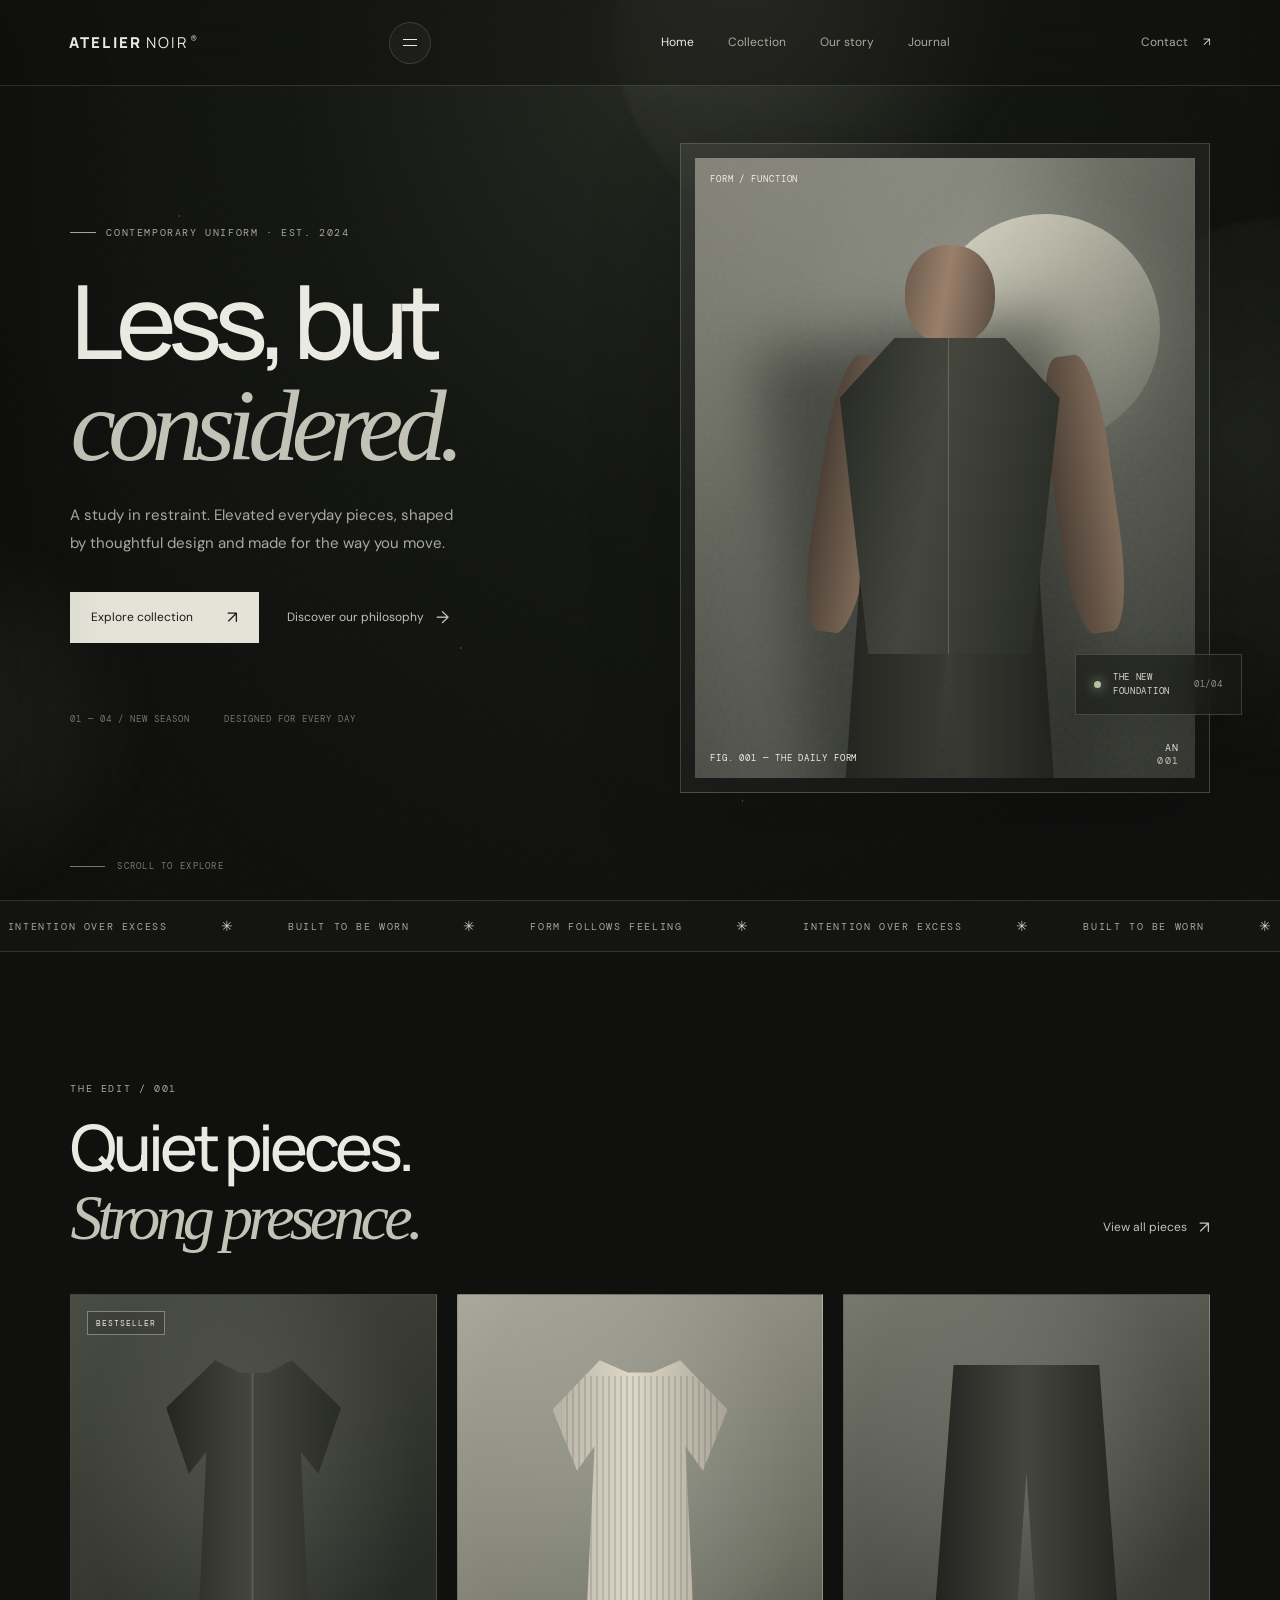
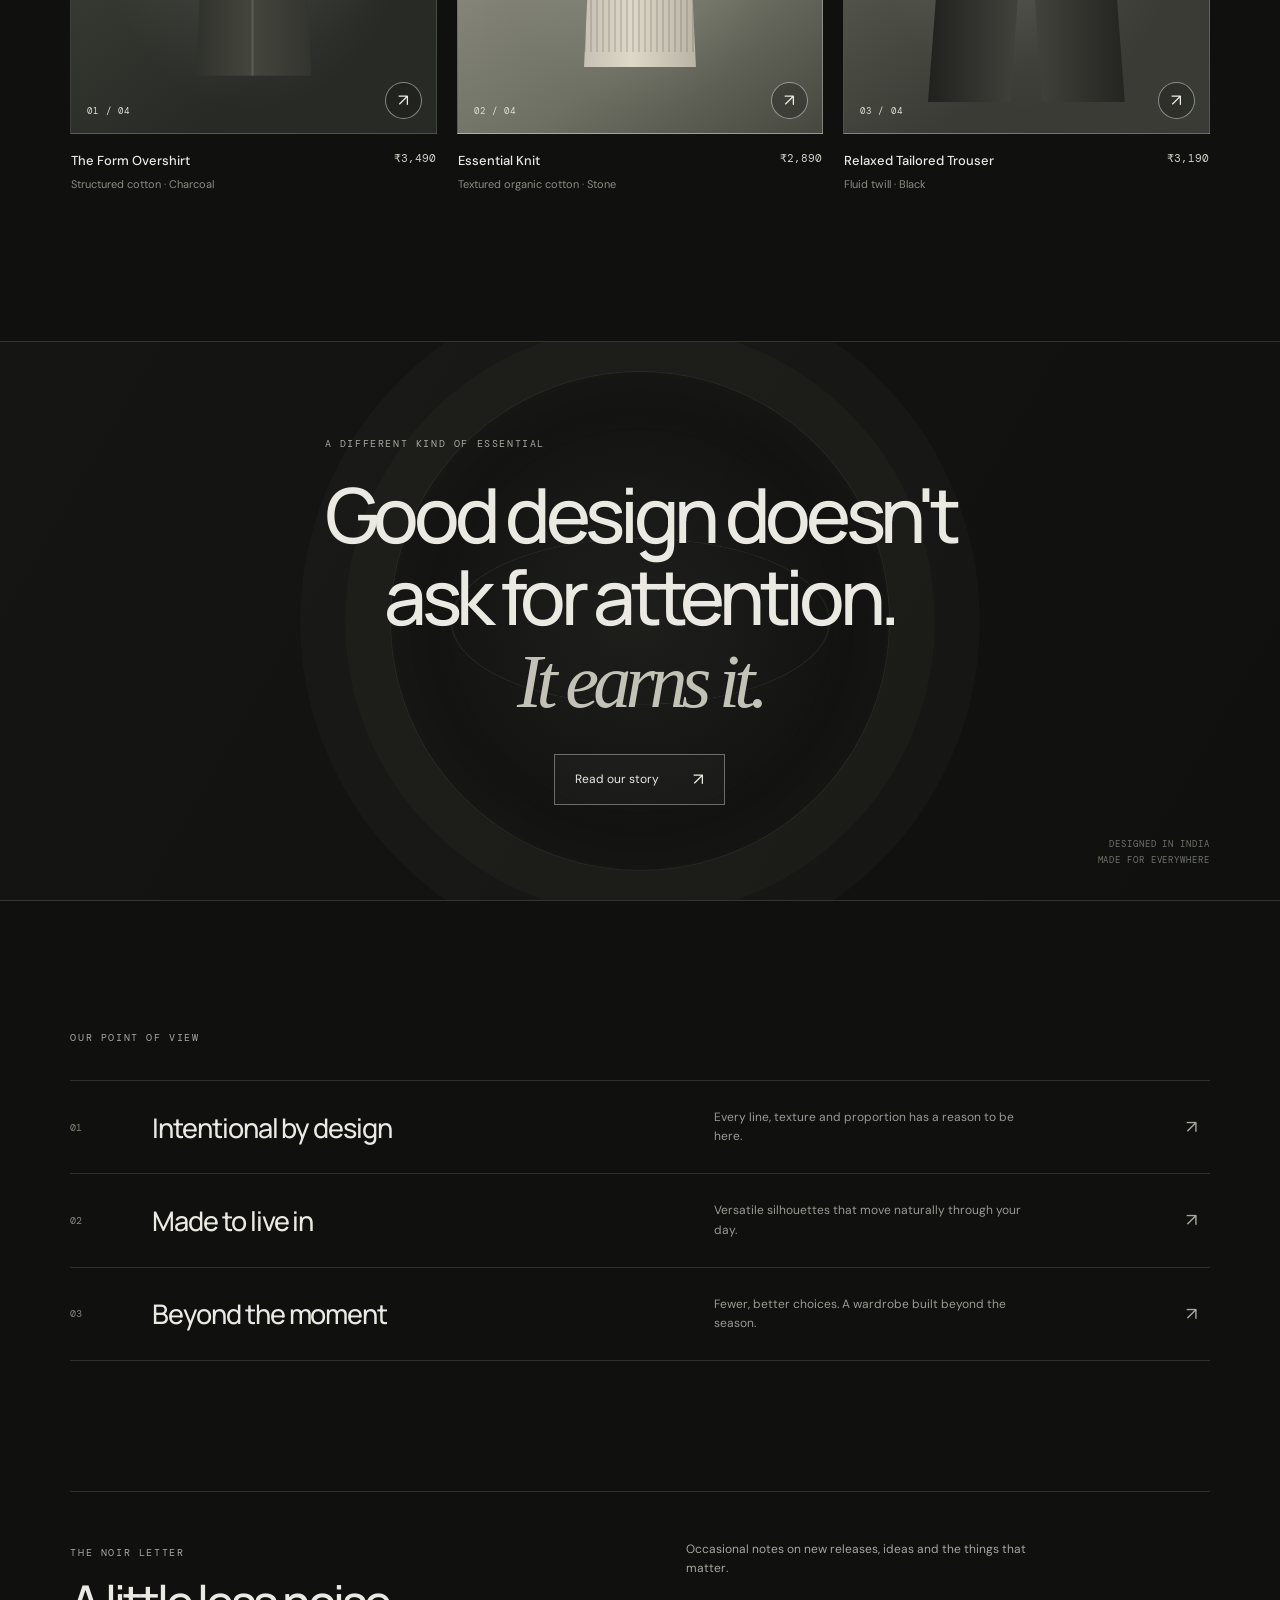
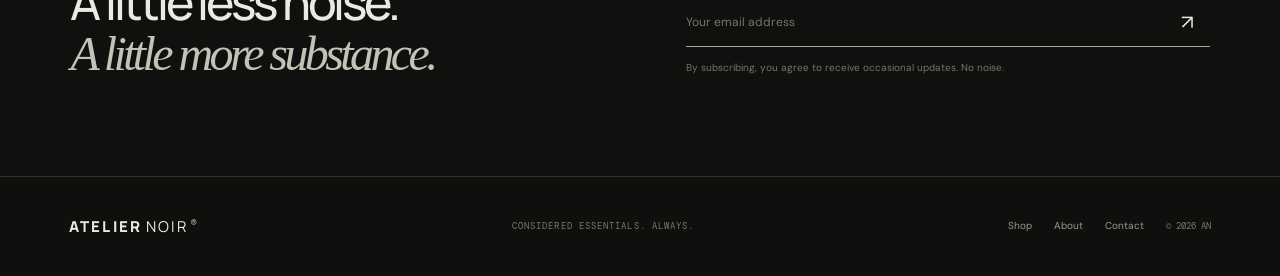
<file: index.html>
<!doctype html>
<html lang="en">
<head>
  <meta charset="utf-8"><meta name="viewport" content="width=device-width,initial-scale=1">
  <meta name="theme-color" content="#10110f"><meta name="description" content="ATELIER NOIR — considered essentials, designed to last.">
  <title>ATELIER NOIR — Considered Essentials</title><link rel="stylesheet" href="styles.css">
</head>
<body data-page="home">
  <div class="ambient" aria-hidden="true"><span class="orb orb-one"></span><span class="orb orb-two"></span><span class="orb orb-three"></span><div class="stars"></div></div>
  <header class="topbar"><a class="wordmark" href="index.html">ATELIER<span>NOIR</span><i>®</i></a><button class="menu-toggle" aria-label="Open navigation" aria-expanded="false"><span></span><span></span></button><nav class="desktop-nav"><a class="active" href="index.html">Home</a><a href="collection.html">Collection</a><a href="story.html">Our story</a><a href="journal.html">Journal</a></nav><a class="bag-link" href="contact.html">Contact <span>↗</span></a></header>
  <aside class="side-panel" aria-hidden="true"><div class="side-top"><span>MENU / 01</span><button class="close-menu" aria-label="Close navigation">×</button></div><nav class="side-nav"><a href="index.html"><small>01</small> Home <span>↗</span></a><a href="collection.html"><small>02</small> Collection <span>↗</span></a><a href="story.html"><small>03</small> Our story <span>↗</span></a><a href="journal.html"><small>04</small> Journal <span>↗</span></a><a href="contact.html"><small>05</small> Contact <span>↗</span></a></nav><div class="side-bottom"><span>DESIGNED WITH INTENTION.</span><span>© AN / 2026</span></div></aside><div class="scrim"></div>
  <main>
    <section class="hero section-wrap">
      <div class="hero-copy reveal"><div class="eyebrow"><span class="eyebrow-line"></span> CONTEMPORARY UNIFORM · EST. 2024</div><h1>Less, but<br><em>considered.</em></h1><p class="hero-intro">A study in restraint. Elevated everyday pieces, shaped by thoughtful design and made for the way you move.</p><div class="hero-actions"><a class="button button-light" href="collection.html">Explore collection <span>↗</span></a><a class="text-link" href="story.html">Discover our philosophy <span>→</span></a></div><div class="hero-meta"><span>01 — 04 / NEW SEASON</span><span>DESIGNED FOR EVERY DAY</span></div></div>
      <div class="hero-visual reveal"><div class="visual-frame"><div class="frame-label top-left">FORM / FUNCTION</div><div class="lookbook-art"><div class="sun-disc"></div><div class="model-shadow"></div><div class="model-head"></div><div class="model-neck"></div><div class="model-body"></div><div class="model-arm arm-left"></div><div class="model-arm arm-right"></div><div class="model-pants"></div><div class="art-grain"></div></div><div class="frame-label bottom-left">FIG. 001 — THE DAILY FORM</div><div class="frame-index">AN<br><span>001</span></div></div><div class="float-note"><span class="note-dot"></span><span>THE NEW<br>FOUNDATION</span><b>01/04</b></div></div>
      <div class="scroll-cue"><span></span> SCROLL TO EXPLORE</div>
    </section>
    <section class="ticker" aria-label="Brand principles"><div class="ticker-track"><span>INTENTION OVER EXCESS</span><i>✳</i><span>BUILT TO BE WORN</span><i>✳</i><span>FORM FOLLOWS FEELING</span><i>✳</i><span>INTENTION OVER EXCESS</span><i>✳</i><span>BUILT TO BE WORN</span><i>✳</i></div></section>
    <section class="featured section-wrap"><div class="section-heading reveal"><div><div class="eyebrow">THE EDIT / 001</div><h2>Quiet pieces.<br><em>Strong presence.</em></h2></div><a class="text-link" href="collection.html">View all pieces <span>↗</span></a></div>
      <div class="product-grid">
        <a class="product-card reveal" href="collection.html"><div class="product-art art-coat"><span class="product-tag">BESTSELLER</span><div class="garment coat"></div><span class="art-number">01 / 04</span><button class="quick-add" aria-label="View collection">↗</button></div><div class="product-info"><div><h3>The Form Overshirt</h3><p>Structured cotton · Charcoal</p></div><span>₹3,490</span></div></a>
        <a class="product-card reveal" href="collection.html"><div class="product-art art-knit"><div class="garment knit"></div><span class="art-number">02 / 04</span><button class="quick-add" aria-label="View collection">↗</button></div><div class="product-info"><div><h3>Essential Knit</h3><p>Textured organic cotton · Stone</p></div><span>₹2,890</span></div></a>
        <a class="product-card reveal" href="collection.html"><div class="product-art art-trouser"><div class="garment trouser"></div><span class="art-number">03 / 04</span><button class="quick-add" aria-label="View collection">↗</button></div><div class="product-info"><div><h3>Relaxed Tailored Trouser</h3><p>Fluid twill · Black</p></div><span>₹3,190</span></div></a>
      </div>
    </section>
    <section class="manifesto"><div class="manifesto-orb"></div><div class="manifesto-inner reveal"><div class="eyebrow">A DIFFERENT KIND OF ESSENTIAL</div><h2>Good design doesn't<br>ask for attention.<br><em>It earns it.</em></h2><a class="button button-outline" href="story.html">Read our story <span>↗</span></a></div><div class="manifesto-side">DESIGNED IN INDIA<br>MADE FOR EVERYWHERE</div></section>
    <section class="values section-wrap"><div class="eyebrow">OUR POINT OF VIEW</div><div class="value-row reveal"><span>01</span><h3>Intentional by design</h3><p>Every line, texture and proportion has a reason to be here.</p><span class="value-arrow">↗</span></div><div class="value-row reveal"><span>02</span><h3>Made to live in</h3><p>Versatile silhouettes that move naturally through your day.</p><span class="value-arrow">↗</span></div><div class="value-row reveal"><span>03</span><h3>Beyond the moment</h3><p>Fewer, better choices. A wardrobe built beyond the season.</p><span class="value-arrow">↗</span></div></section>
    <section class="newsletter section-wrap reveal"><div><div class="eyebrow">THE NOIR LETTER</div><h2>A little less noise.<br><em>A little more substance.</em></h2></div><form class="newsletter-form"><label for="email">Occasional notes on new releases, ideas and the things that matter.</label><div class="input-row"><input id="email" type="email" placeholder="Your email address" required><button type="submit" aria-label="Subscribe">↗</button></div><p class="form-note">By subscribing, you agree to receive occasional updates. No noise.</p><p class="form-feedback" role="status"></p></form></section>
  </main>
  <footer class="footer"><a class="wordmark" href="index.html">ATELIER<span>NOIR</span><i>®</i></a><span>CONSIDERED ESSENTIALS. ALWAYS.</span><div><a href="collection.html">Shop</a><a href="story.html">About</a><a href="contact.html">Contact</a><span>© 2026 AN</span></div></footer><script src="script.js"></script>
</body></html>
</file>
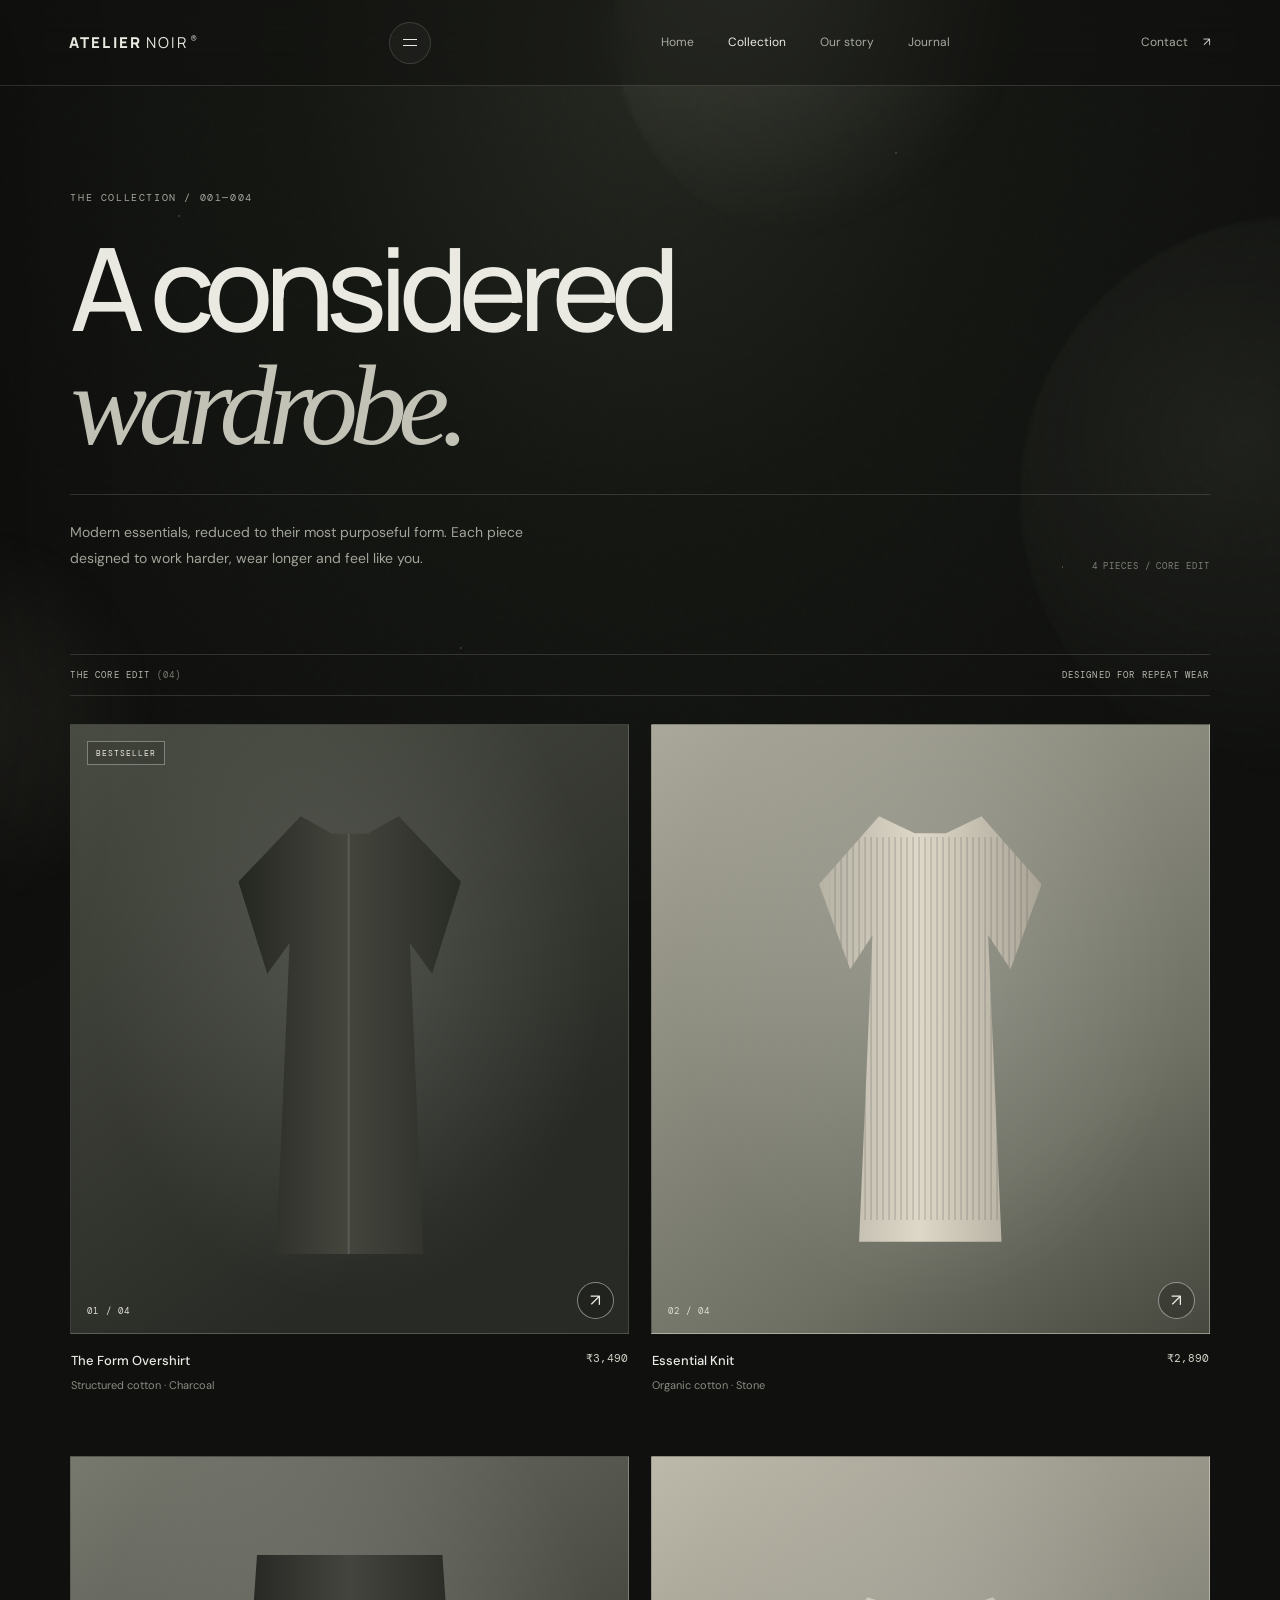
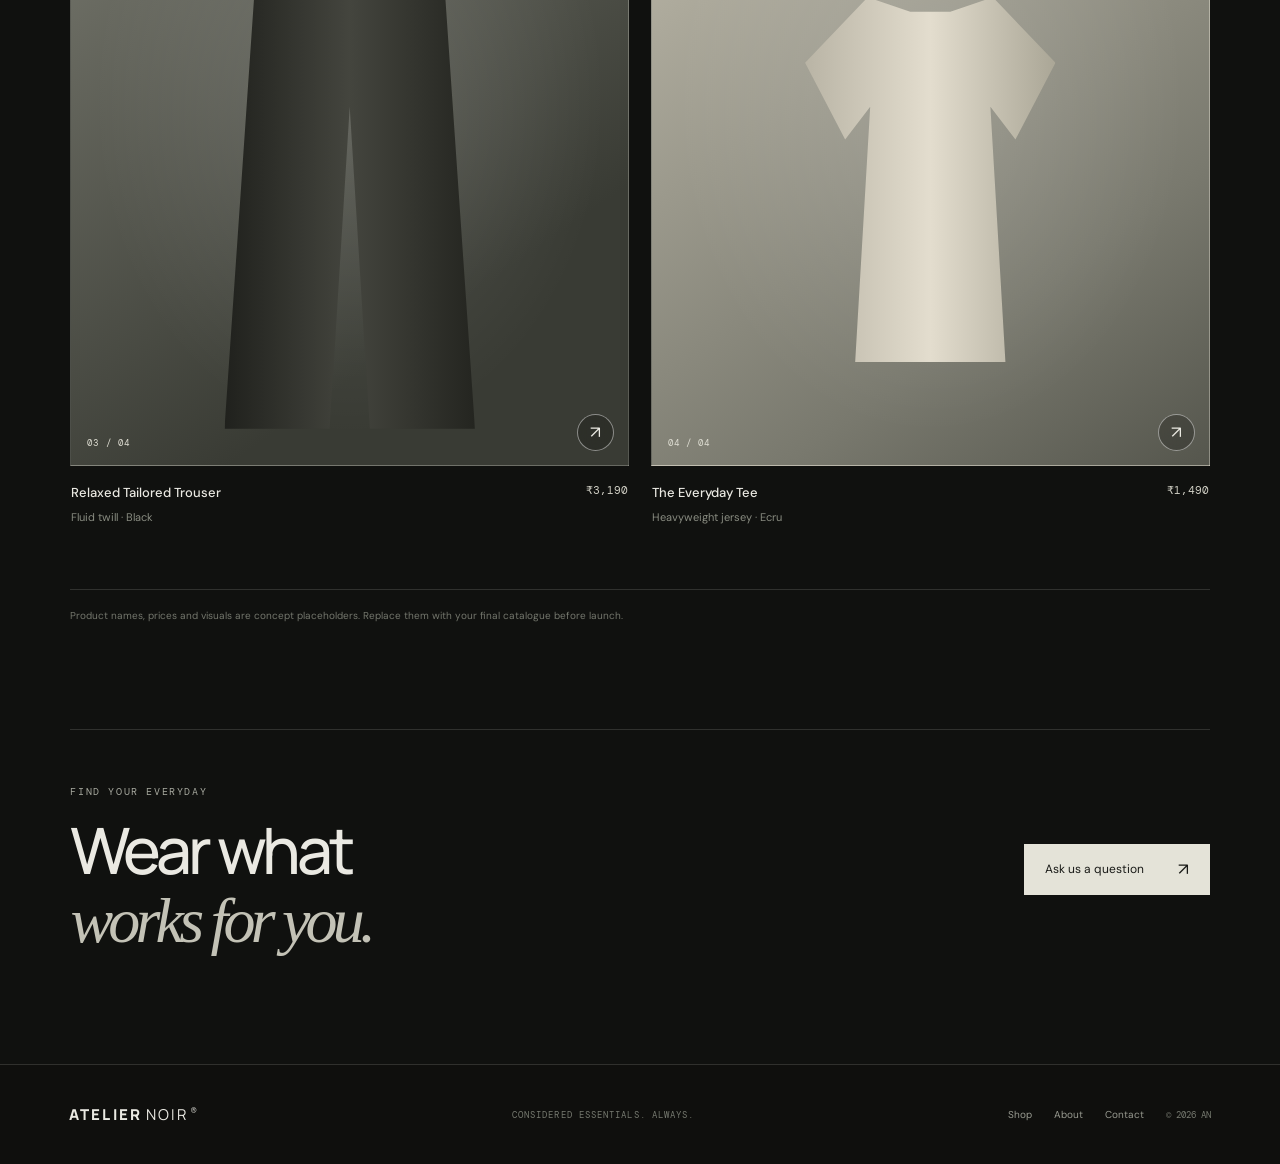
<file: collection.html>
<!doctype html><html lang="en"><head><meta charset="utf-8"><meta name="viewport" content="width=device-width,initial-scale=1"><meta name="theme-color" content="#10110f"><title>Collection — ATELIER NOIR</title><link rel="stylesheet" href="styles.css"></head><body data-page="collection">
<div class="ambient" aria-hidden="true"><span class="orb orb-one"></span><span class="orb orb-two"></span><span class="orb orb-three"></span><div class="stars"></div></div>
<header class="topbar"><a class="wordmark" href="index.html">ATELIER<span>NOIR</span><i>®</i></a><button class="menu-toggle" aria-label="Open navigation" aria-expanded="false"><span></span><span></span></button><nav class="desktop-nav"><a href="index.html">Home</a><a class="active" href="collection.html">Collection</a><a href="story.html">Our story</a><a href="journal.html">Journal</a></nav><a class="bag-link" href="contact.html">Contact <span>↗</span></a></header>
<aside class="side-panel" aria-hidden="true"><div class="side-top"><span>MENU / 02</span><button class="close-menu" aria-label="Close navigation">×</button></div><nav class="side-nav"><a href="index.html"><small>01</small> Home <span>↗</span></a><a href="collection.html"><small>02</small> Collection <span>↗</span></a><a href="story.html"><small>03</small> Our story <span>↗</span></a><a href="journal.html"><small>04</small> Journal <span>↗</span></a><a href="contact.html"><small>05</small> Contact <span>↗</span></a></nav><div class="side-bottom"><span>DESIGNED WITH INTENTION.</span><span>© AN / 2026</span></div></aside><div class="scrim"></div>
<main><section class="page-hero section-wrap"><div class="eyebrow reveal">THE COLLECTION / 001—004</div><h1 class="reveal">A considered<br><em>wardrobe.</em></h1><div class="page-hero-bottom reveal"><p>Modern essentials, reduced to their most purposeful form. Each piece designed to work harder, wear longer and feel like you.</p><span>4 PIECES / CORE EDIT</span></div></section>
<section class="collection-list section-wrap"><div class="collection-toolbar"><span>THE CORE EDIT <span class="muted">(04)</span></span><span>DESIGNED FOR REPEAT WEAR</span></div><div class="product-grid collection-grid">
<a class="product-card reveal" href="#details"><div class="product-art art-coat"><span class="product-tag">BESTSELLER</span><div class="garment coat"></div><span class="art-number">01 / 04</span><button class="quick-add" aria-label="View details">↗</button></div><div class="product-info"><div><h3>The Form Overshirt</h3><p>Structured cotton · Charcoal</p></div><span>₹3,490</span></div></a>
<a class="product-card reveal" href="#details"><div class="product-art art-knit"><div class="garment knit"></div><span class="art-number">02 / 04</span><button class="quick-add" aria-label="View details">↗</button></div><div class="product-info"><div><h3>Essential Knit</h3><p>Organic cotton · Stone</p></div><span>₹2,890</span></div></a>
<a class="product-card reveal" href="#details"><div class="product-art art-trouser"><div class="garment trouser"></div><span class="art-number">03 / 04</span><button class="quick-add" aria-label="View details">↗</button></div><div class="product-info"><div><h3>Relaxed Tailored Trouser</h3><p>Fluid twill · Black</p></div><span>₹3,190</span></div></a>
<a class="product-card reveal" href="#details"><div class="product-art art-tee"><div class="garment tee"></div><span class="art-number">04 / 04</span><button class="quick-add" aria-label="View details">↗</button></div><div class="product-info"><div><h3>The Everyday Tee</h3><p>Heavyweight jersey · Ecru</p></div><span>₹1,490</span></div></a>
</div><p class="collection-note" id="details">Product names, prices and visuals are concept placeholders. Replace them with your final catalogue before launch.</p></section><section class="collection-cta section-wrap"><div><div class="eyebrow">FIND YOUR EVERYDAY</div><h2>Wear what<br><em>works for you.</em></h2></div><a class="button button-light" href="contact.html">Ask us a question <span>↗</span></a></section></main>
<footer class="footer"><a class="wordmark" href="index.html">ATELIER<span>NOIR</span><i>®</i></a><span>CONSIDERED ESSENTIALS. ALWAYS.</span><div><a href="collection.html">Shop</a><a href="story.html">About</a><a href="contact.html">Contact</a><span>© 2026 AN</span></div></footer><script src="script.js"></script></body></html>
</file>
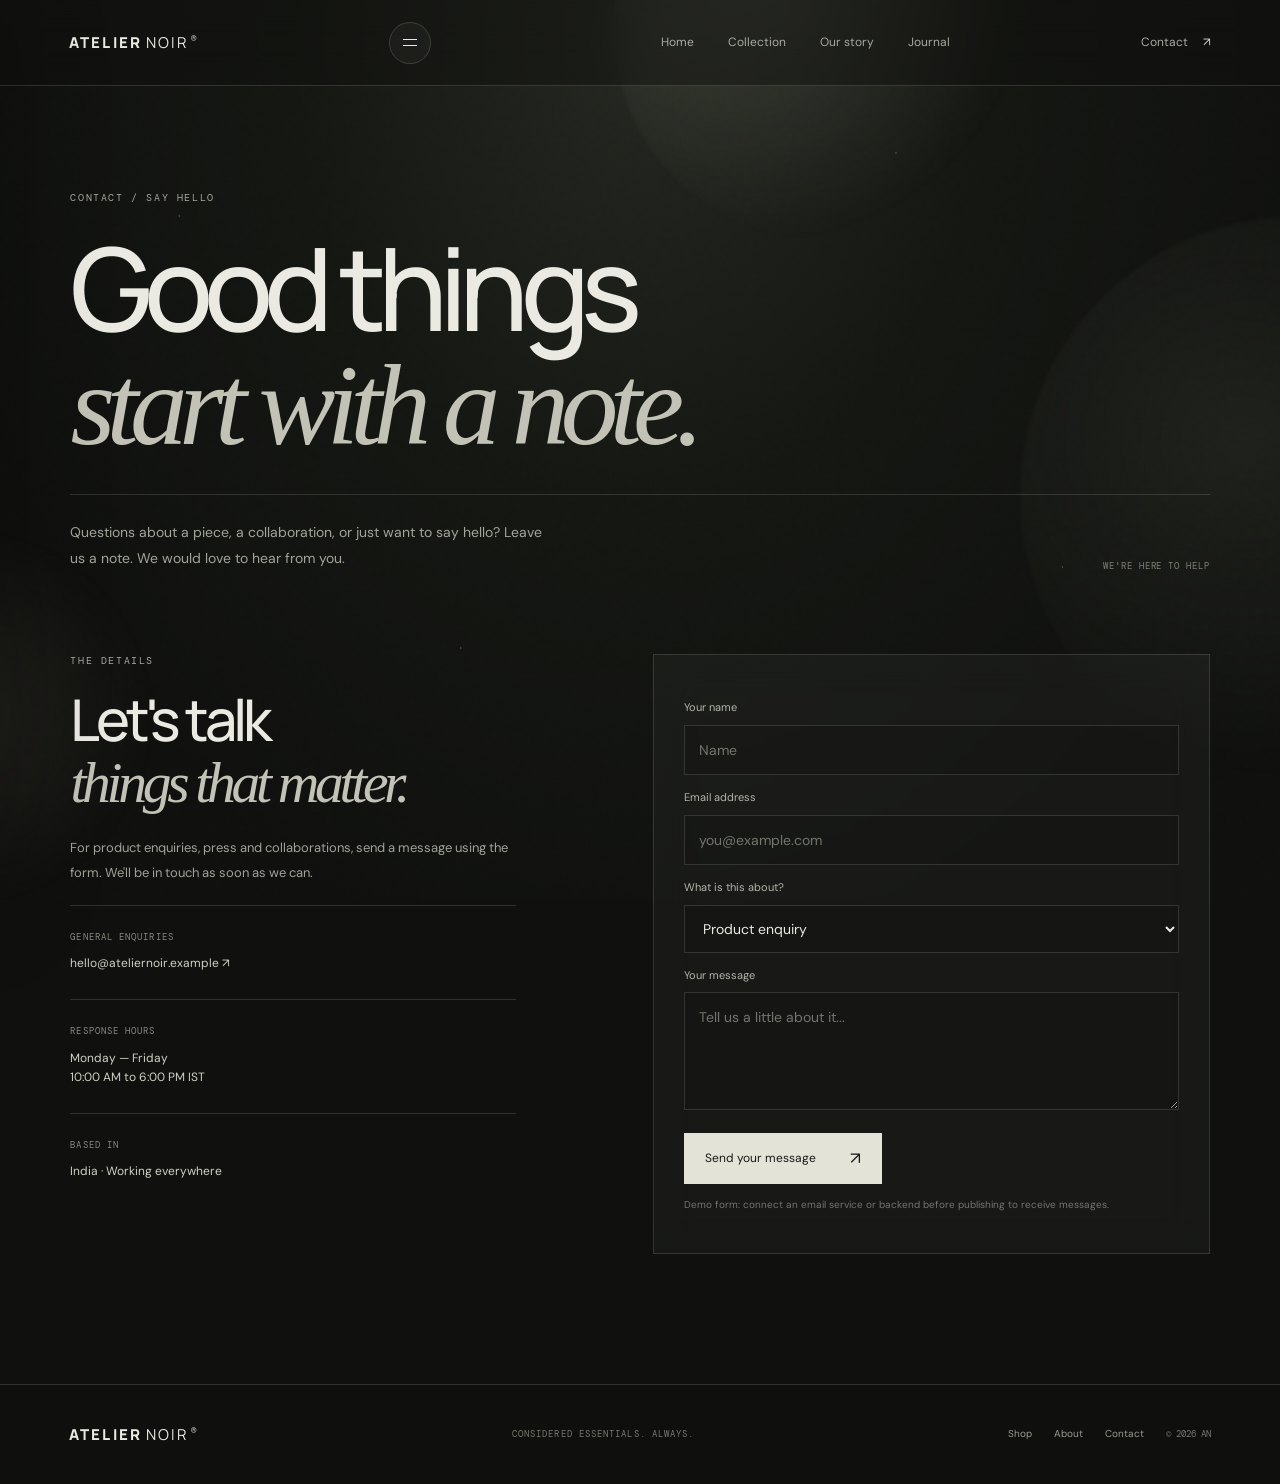
<file: contact.html>
<!doctype html><html lang="en"><head><meta charset="utf-8"><meta name="viewport" content="width=device-width,initial-scale=1"><meta name="theme-color" content="#10110f"><title>Contact — ATELIER NOIR</title><link rel="stylesheet" href="styles.css"></head><body data-page="contact"><div class="ambient" aria-hidden="true"><span class="orb orb-one"></span><span class="orb orb-two"></span><span class="orb orb-three"></span><div class="stars"></div></div>
<header class="topbar"><a class="wordmark" href="index.html">ATELIER<span>NOIR</span><i>®</i></a><button class="menu-toggle" aria-label="Open navigation" aria-expanded="false"><span></span><span></span></button><nav class="desktop-nav"><a href="index.html">Home</a><a href="collection.html">Collection</a><a href="story.html">Our story</a><a href="journal.html">Journal</a></nav><a class="bag-link active" href="contact.html">Contact <span>↗</span></a></header>
<aside class="side-panel" aria-hidden="true"><div class="side-top"><span>MENU / 05</span><button class="close-menu" aria-label="Close navigation">×</button></div><nav class="side-nav"><a href="index.html"><small>01</small> Home <span>↗</span></a><a href="collection.html"><small>02</small> Collection <span>↗</span></a><a href="story.html"><small>03</small> Our story <span>↗</span></a><a href="journal.html"><small>04</small> Journal <span>↗</span></a><a href="contact.html"><small>05</small> Contact <span>↗</span></a></nav><div class="side-bottom"><span>DESIGNED WITH INTENTION.</span><span>© AN / 2026</span></div></aside><div class="scrim"></div>
<main><section class="page-hero section-wrap"><div class="eyebrow reveal">CONTACT / SAY HELLO</div><h1 class="reveal">Good things<br><em>start with a note.</em></h1><div class="page-hero-bottom reveal"><p>Questions about a piece, a collaboration, or just want to say hello? Leave us a note. We would love to hear from you.</p><span>WE'RE HERE TO HELP</span></div></section>
<section class="contact-layout section-wrap"><div class="contact-details reveal"><div class="eyebrow">THE DETAILS</div><h2>Let's talk<br><em>things that matter.</em></h2><p>For product enquiries, press and collaborations, send a message using the form. We'll be in touch as soon as we can.</p><div class="contact-detail"><span>GENERAL ENQUIRIES</span><a href="mailto:hello@ateliernoir.example">hello@ateliernoir.example ↗</a></div><div class="contact-detail"><span>RESPONSE HOURS</span><p>Monday — Friday<br>10:00 AM to 6:00 PM IST</p></div><div class="contact-detail"><span>BASED IN</span><p>India · Working everywhere</p></div></div>
<form class="contact-form reveal"><label for="name">Your name</label><input id="name" name="name" placeholder="Name" required><label for="contact-email">Email address</label><input id="contact-email" name="email" type="email" placeholder="you@example.com" required><label for="topic">What is this about?</label><select id="topic" name="topic"><option>Product enquiry</option><option>Press & collaboration</option><option>Order support</option><option>Something else</option></select><label for="message">Your message</label><textarea id="message" name="message" rows="4" placeholder="Tell us a little about it..." required></textarea><button class="button button-light" type="submit">Send your message <span>↗</span></button><p class="form-note">Demo form: connect an email service or backend before publishing to receive messages.</p><p class="form-feedback" role="status"></p></form></section></main>
<footer class="footer"><a class="wordmark" href="index.html">ATELIER<span>NOIR</span><i>®</i></a><span>CONSIDERED ESSENTIALS. ALWAYS.</span><div><a href="collection.html">Shop</a><a href="story.html">About</a><a href="contact.html">Contact</a><span>© 2026 AN</span></div></footer><script src="script.js"></script></body></html>
</file>
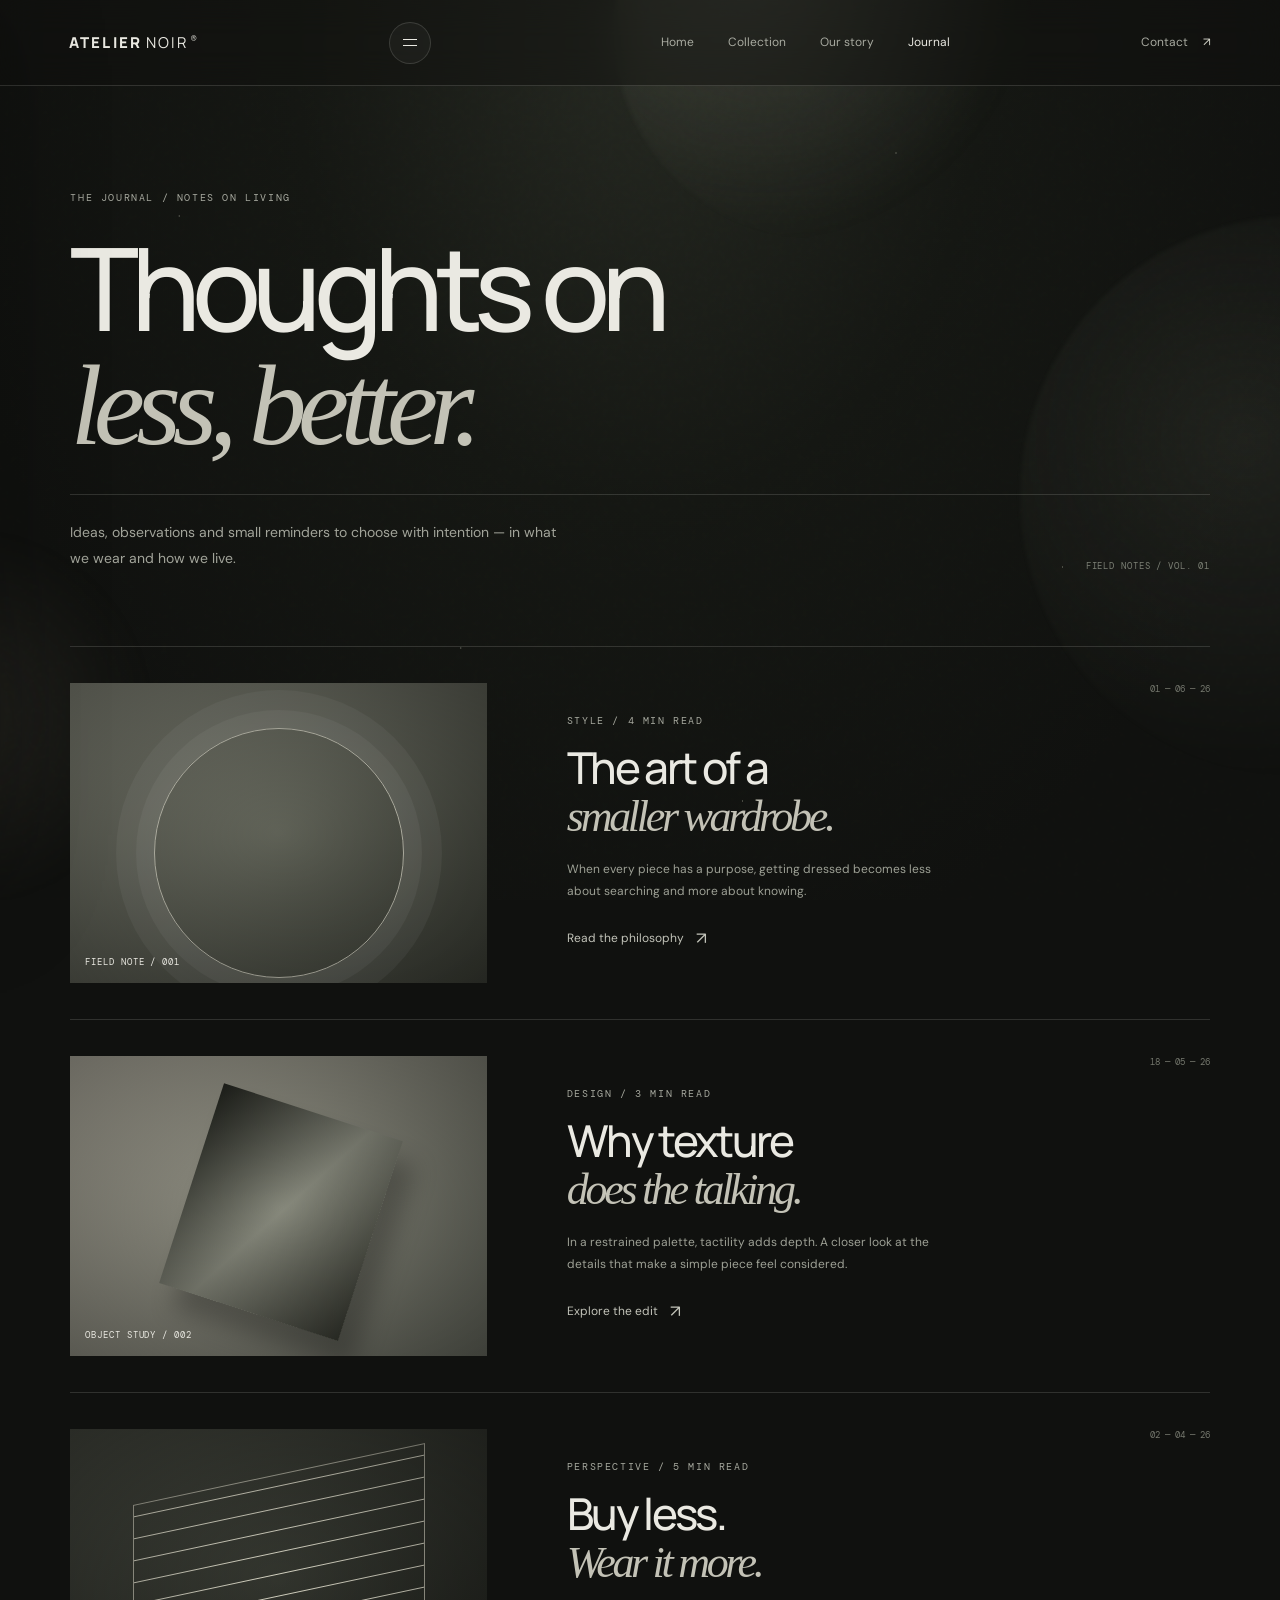
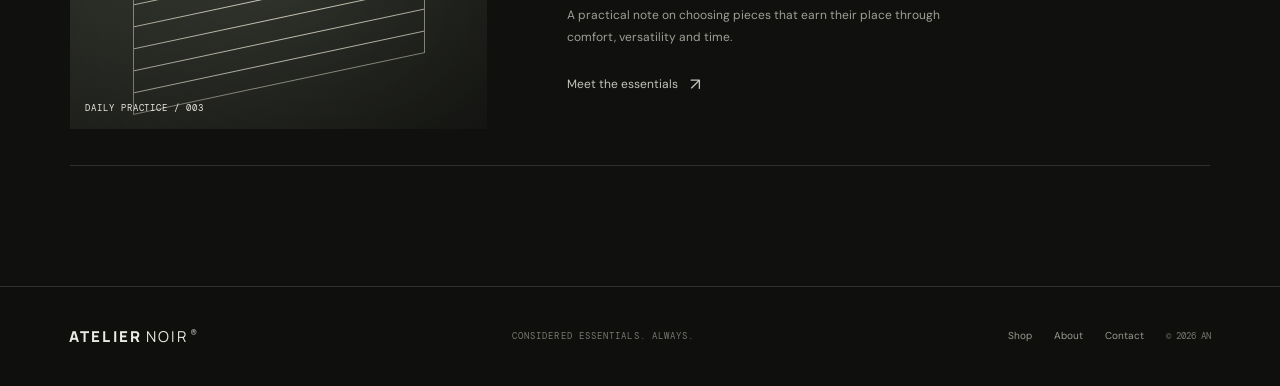
<file: journal.html>
<!doctype html><html lang="en"><head><meta charset="utf-8"><meta name="viewport" content="width=device-width,initial-scale=1"><meta name="theme-color" content="#10110f"><title>Journal — ATELIER NOIR</title><link rel="stylesheet" href="styles.css"></head><body data-page="journal"><div class="ambient" aria-hidden="true"><span class="orb orb-one"></span><span class="orb orb-two"></span><span class="orb orb-three"></span><div class="stars"></div></div>
<header class="topbar"><a class="wordmark" href="index.html">ATELIER<span>NOIR</span><i>®</i></a><button class="menu-toggle" aria-label="Open navigation" aria-expanded="false"><span></span><span></span></button><nav class="desktop-nav"><a href="index.html">Home</a><a href="collection.html">Collection</a><a href="story.html">Our story</a><a class="active" href="journal.html">Journal</a></nav><a class="bag-link" href="contact.html">Contact <span>↗</span></a></header>
<aside class="side-panel" aria-hidden="true"><div class="side-top"><span>MENU / 04</span><button class="close-menu" aria-label="Close navigation">×</button></div><nav class="side-nav"><a href="index.html"><small>01</small> Home <span>↗</span></a><a href="collection.html"><small>02</small> Collection <span>↗</span></a><a href="story.html"><small>03</small> Our story <span>↗</span></a><a href="journal.html"><small>04</small> Journal <span>↗</span></a><a href="contact.html"><small>05</small> Contact <span>↗</span></a></nav><div class="side-bottom"><span>DESIGNED WITH INTENTION.</span><span>© AN / 2026</span></div></aside><div class="scrim"></div>
<main><section class="page-hero section-wrap"><div class="eyebrow reveal">THE JOURNAL / NOTES ON LIVING</div><h1 class="reveal">Thoughts on<br><em>less, better.</em></h1><div class="page-hero-bottom reveal"><p>Ideas, observations and small reminders to choose with intention — in what we wear and how we live.</p><span>FIELD NOTES / VOL. 01</span></div></section>
<section class="journal-list section-wrap"><article class="journal-card reveal"><div class="journal-visual journal-visual-one"><div class="journal-circle"></div><span>FIELD NOTE / 001</span></div><div class="journal-copy"><div class="eyebrow">STYLE / 4 MIN READ</div><h2>The art of a<br><em>smaller wardrobe.</em></h2><p>When every piece has a purpose, getting dressed becomes less about searching and more about knowing.</p><a class="text-link" href="story.html">Read the philosophy <span>↗</span></a></div><span class="journal-date">01 — 06 — 26</span></article>
<article class="journal-card reveal"><div class="journal-visual journal-visual-two"><div class="journal-stone"></div><span>OBJECT STUDY / 002</span></div><div class="journal-copy"><div class="eyebrow">DESIGN / 3 MIN READ</div><h2>Why texture<br><em>does the talking.</em></h2><p>In a restrained palette, tactility adds depth. A closer look at the details that make a simple piece feel considered.</p><a class="text-link" href="collection.html">Explore the edit <span>↗</span></a></div><span class="journal-date">18 — 05 — 26</span></article>
<article class="journal-card reveal"><div class="journal-visual journal-visual-three"><div class="journal-lines"></div><span>DAILY PRACTICE / 003</span></div><div class="journal-copy"><div class="eyebrow">PERSPECTIVE / 5 MIN READ</div><h2>Buy less.<br><em>Wear it more.</em></h2><p>A practical note on choosing pieces that earn their place through comfort, versatility and time.</p><a class="text-link" href="collection.html">Meet the essentials <span>↗</span></a></div><span class="journal-date">02 — 04 — 26</span></article></section></main>
<footer class="footer"><a class="wordmark" href="index.html">ATELIER<span>NOIR</span><i>®</i></a><span>CONSIDERED ESSENTIALS. ALWAYS.</span><div><a href="collection.html">Shop</a><a href="story.html">About</a><a href="contact.html">Contact</a><span>© 2026 AN</span></div></footer><script src="script.js"></script></body></html>
</file>
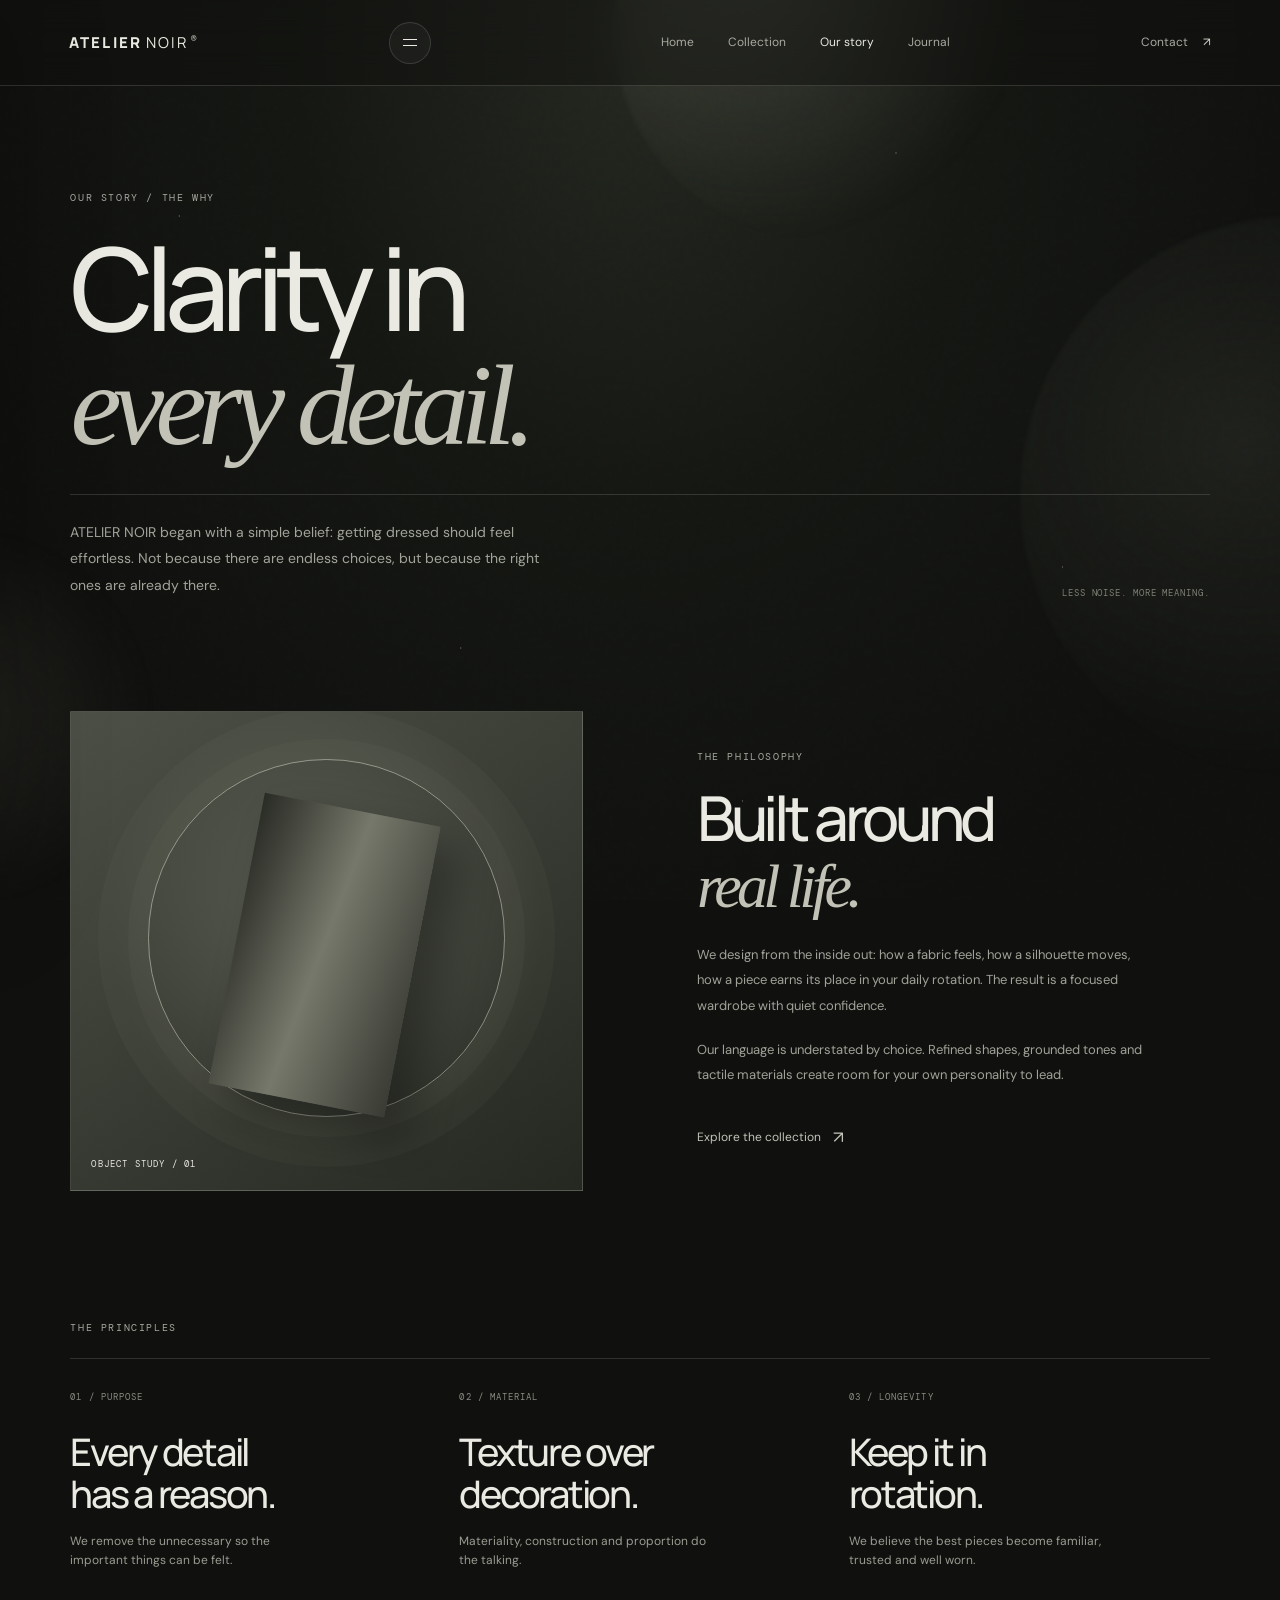
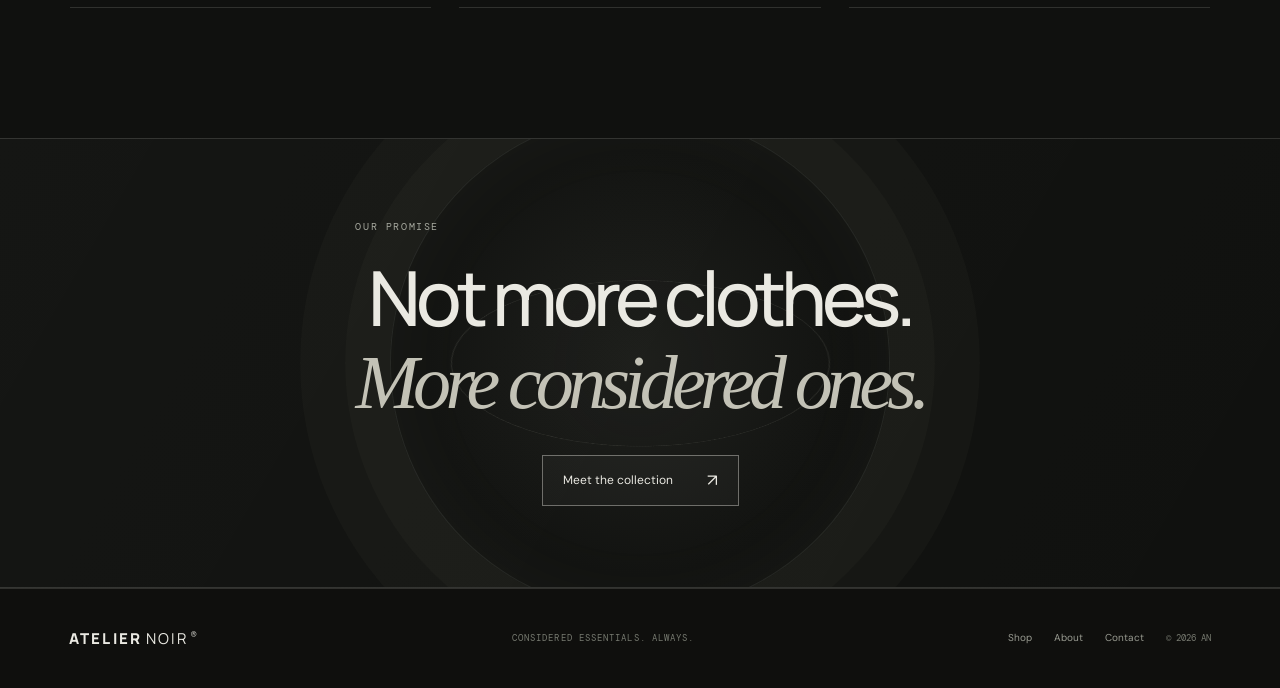
<file: story.html>
<!doctype html><html lang="en"><head><meta charset="utf-8"><meta name="viewport" content="width=device-width,initial-scale=1"><meta name="theme-color" content="#10110f"><title>Our Story — ATELIER NOIR</title><link rel="stylesheet" href="styles.css"></head><body data-page="story"><div class="ambient" aria-hidden="true"><span class="orb orb-one"></span><span class="orb orb-two"></span><span class="orb orb-three"></span><div class="stars"></div></div>
<header class="topbar"><a class="wordmark" href="index.html">ATELIER<span>NOIR</span><i>®</i></a><button class="menu-toggle" aria-label="Open navigation" aria-expanded="false"><span></span><span></span></button><nav class="desktop-nav"><a href="index.html">Home</a><a href="collection.html">Collection</a><a class="active" href="story.html">Our story</a><a href="journal.html">Journal</a></nav><a class="bag-link" href="contact.html">Contact <span>↗</span></a></header>
<aside class="side-panel" aria-hidden="true"><div class="side-top"><span>MENU / 03</span><button class="close-menu" aria-label="Close navigation">×</button></div><nav class="side-nav"><a href="index.html"><small>01</small> Home <span>↗</span></a><a href="collection.html"><small>02</small> Collection <span>↗</span></a><a href="story.html"><small>03</small> Our story <span>↗</span></a><a href="journal.html"><small>04</small> Journal <span>↗</span></a><a href="contact.html"><small>05</small> Contact <span>↗</span></a></nav><div class="side-bottom"><span>DESIGNED WITH INTENTION.</span><span>© AN / 2026</span></div></aside><div class="scrim"></div>
<main><section class="page-hero story-hero section-wrap"><div class="eyebrow reveal">OUR STORY / THE WHY</div><h1 class="reveal">Clarity in<br><em>every detail.</em></h1><div class="page-hero-bottom reveal"><p>ATELIER NOIR began with a simple belief: getting dressed should feel effortless. Not because there are endless choices, but because the right ones are already there.</p><span>LESS NOISE. MORE MEANING.</span></div></section>
<section class="story-feature section-wrap"><div class="story-art reveal"><div class="story-ring"></div><div class="story-block"></div><span>OBJECT STUDY / 01</span></div><div class="story-copy reveal"><div class="eyebrow">THE PHILOSOPHY</div><h2>Built around<br><em>real life.</em></h2><p>We design from the inside out: how a fabric feels, how a silhouette moves, how a piece earns its place in your daily rotation. The result is a focused wardrobe with quiet confidence.</p><p>Our language is understated by choice. Refined shapes, grounded tones and tactile materials create room for your own personality to lead.</p><a class="text-link" href="collection.html">Explore the collection <span>↗</span></a></div></section>
<section class="principles section-wrap"><div class="eyebrow">THE PRINCIPLES</div><div class="principle-grid"><article class="principle reveal"><span>01 / PURPOSE</span><h3>Every detail<br>has a reason.</h3><p>We remove the unnecessary so the important things can be felt.</p></article><article class="principle reveal"><span>02 / MATERIAL</span><h3>Texture over<br>decoration.</h3><p>Materiality, construction and proportion do the talking.</p></article><article class="principle reveal"><span>03 / LONGEVITY</span><h3>Keep it in<br>rotation.</h3><p>We believe the best pieces become familiar, trusted and well worn.</p></article></div></section>
<section class="manifesto story-manifesto"><div class="manifesto-orb"></div><div class="manifesto-inner reveal"><div class="eyebrow">OUR PROMISE</div><h2>Not more clothes.<br><em>More considered ones.</em></h2><a class="button button-outline" href="collection.html">Meet the collection <span>↗</span></a></div></section></main>
<footer class="footer"><a class="wordmark" href="index.html">ATELIER<span>NOIR</span><i>®</i></a><span>CONSIDERED ESSENTIALS. ALWAYS.</span><div><a href="collection.html">Shop</a><a href="story.html">About</a><a href="contact.html">Contact</a><span>© 2026 AN</span></div></footer><script src="script.js"></script></body></html>
</file>
<file: styles.css>
@import url('https://fonts.googleapis.com/css2?family=DM+Mono:wght@400;500&family=DM+Sans:wght@400;500;600;700&family=Manrope:wght@400;500;600;700;800&display=swap');
:root{--bg:#10110f;--panel:#171916;--text:#eae9e2;--muted:#989a91;--line:rgba(234,233,226,.15);--accent:#c6c5b8;--mono:'DM Mono',monospace;--sans:'DM Sans',sans-serif;--display:'Manrope',sans-serif;--pointer-x:0px;--pointer-y:0px}
*{box-sizing:border-box}html{scroll-behavior:smooth;scroll-padding-top:90px}body{margin:0;background:var(--bg);color:var(--text);font-family:var(--sans);font-size:14px;line-height:1.6;overflow-x:hidden}body.menu-open{overflow:hidden}a{color:inherit;text-decoration:none}button,input,textarea,select{font:inherit}button,a{-webkit-tap-highlight-color:transparent}button{color:inherit}.ambient{position:fixed;inset:0;z-index:-2;overflow:hidden;pointer-events:none;background:radial-gradient(ellipse at 50% 5%,#252821 0%,#151713 38%,#10110f 78%)}.ambient:after{content:"";position:absolute;inset:0;opacity:.16;background-image:url("data:image/svg+xml,%3Csvg viewBox='0 0 180 180' xmlns='http://www.w3.org/2000/svg'%3E%3Cfilter id='n'%3E%3CfeTurbulence type='fractalNoise' baseFrequency='.85' numOctaves='3' stitchTiles='stitch'/%3E%3C/filter%3E%3Crect width='100%25' height='100%25' filter='url(%23n)' opacity='.2'/%3E%3C/svg%3E");mix-blend-mode:soft-light}.orb{position:absolute;display:block;border-radius:50%;filter:blur(2px);will-change:transform}.orb-one{width:420px;height:420px;top:-180px;left:calc(48% + var(--pointer-x));background:radial-gradient(circle at 35% 35%,rgba(201,204,184,.16),rgba(116,124,103,.02) 65%,transparent 72%);animation:float-one 18s ease-in-out infinite alternate}.orb-two{width:560px;height:560px;right:-300px;top:24%;background:radial-gradient(circle at 40% 40%,rgba(155,163,140,.11),rgba(80,88,75,.02) 65%,transparent 72%);animation:float-two 22s ease-in-out infinite alternate}.orb-three{width:390px;height:390px;left:-230px;top:58%;background:radial-gradient(circle at 50% 50%,rgba(178,167,142,.1),transparent 70%);animation:float-one 25s ease-in-out infinite alternate-reverse}.stars{position:absolute;inset:0;background-image:radial-gradient(1px 1px at 14% 24%,#d9d7c5 50%,transparent 100%),radial-gradient(1px 1px at 70% 17%,#d9d7c5 50%,transparent 100%),radial-gradient(1px 1px at 83% 63%,#d9d7c5 50%,transparent 100%),radial-gradient(1px 1px at 36% 72%,#d9d7c5 50%,transparent 100%),radial-gradient(1px 1px at 58% 89%,#d9d7c5 50%,transparent 100%);opacity:.28;animation:star-shift 12s ease-in-out infinite alternate}
@keyframes float-one{to{transform:translate3d(35px,55px,0) scale(1.08)}}@keyframes float-two{to{transform:translate3d(-50px,35px,0) scale(.94)}}@keyframes star-shift{to{opacity:.5;transform:translateY(-8px)}}
.topbar{height:86px;padding:0 5.4vw;display:flex;align-items:center;justify-content:space-between;border-bottom:1px solid var(--line);position:relative;z-index:20;background:rgba(17,18,16,.48);backdrop-filter:blur(18px);-webkit-backdrop-filter:blur(18px)}.wordmark{font:800 15px var(--display);letter-spacing:.14em;white-space:nowrap}.wordmark span{font-weight:400;margin-left:4px}.wordmark i{font:400 9px var(--mono);vertical-align:top;margin-left:3px}.desktop-nav{display:flex;gap:34px;align-items:center;margin-left:40px}.desktop-nav a,.bag-link{font-size:12px;color:#a8aaa0;transition:color .25s}.desktop-nav a:hover,.desktop-nav a.active,.bag-link:hover{color:var(--text)}.bag-link span{margin-left:12px;color:#d5d5ca}.menu-toggle{width:42px;height:42px;border:1px solid var(--line);background:rgba(255,255,255,.035);border-radius:50%;display:flex;flex-direction:column;align-items:center;justify-content:center;gap:5px;cursor:pointer;transition:background .3s,transform .3s}.menu-toggle:hover{background:rgba(255,255,255,.1);transform:rotate(4deg)}.menu-toggle span{width:14px;height:1px;background:var(--text);transition:transform .3s}.menu-open .menu-toggle span:first-child{transform:translateY(3px) rotate(45deg)}.menu-open .menu-toggle span:last-child{transform:translateY(-3px) rotate(-45deg)}
.side-panel{position:fixed;z-index:40;inset:0 auto 0 0;width:min(460px,88vw);padding:34px 42px 28px;background:rgba(23,25,22,.82);border-right:1px solid rgba(255,255,255,.14);backdrop-filter:blur(28px);-webkit-backdrop-filter:blur(28px);transform:translateX(-105%);transition:transform .72s cubic-bezier(.77,0,.18,1);display:flex;flex-direction:column;box-shadow:30px 0 100px rgba(0,0,0,.2)}.menu-open .side-panel{transform:translateX(0)}.side-top,.side-bottom{display:flex;justify-content:space-between;align-items:center;color:var(--muted);font:10px var(--mono);letter-spacing:.12em}.close-menu{border:1px solid var(--line);background:transparent;border-radius:50%;width:36px;height:36px;font-size:22px;cursor:pointer}.side-nav{display:flex;flex-direction:column;margin:auto 0;gap:0}.side-nav a{font:500 clamp(26px,4vw,39px) var(--display);letter-spacing:-.05em;padding:16px 0;border-bottom:1px solid var(--line);display:flex;align-items:center;gap:18px;transition:padding .35s,color .35s}.side-nav a:hover{padding-left:12px;color:#c6c5b8}.side-nav small{font:10px var(--mono);letter-spacing:0;color:var(--muted);align-self:flex-start;margin-top:9px}.side-nav a>span{font:16px var(--sans);margin-left:auto;opacity:0;transform:translate(-6px,6px);transition:.3s}.side-nav a:hover>span{opacity:1;transform:translate(0)}.side-bottom{gap:15px;font-size:9px}.scrim{position:fixed;inset:0;background:rgba(0,0,0,.55);backdrop-filter:blur(3px);z-index:30;opacity:0;visibility:hidden;transition:opacity .5s,visibility .5s}.menu-open .scrim{opacity:1;visibility:visible}
.section-wrap{width:min(1320px,89vw);margin-inline:auto}.hero{min-height:calc(100svh - 86px);position:relative;display:grid;grid-template-columns:1fr 1fr;align-items:center;gap:7%;padding-top:50px;padding-bottom:100px}.hero-copy{padding:30px 0 15px}.eyebrow{font:10px var(--mono);letter-spacing:.16em;color:#a6a89e;display:flex;align-items:center;gap:10px}.eyebrow-line{height:1px;width:26px;background:#a6a89e}.hero h1,.page-hero h1{font:500 clamp(58px,8vw,112px)/.98 var(--display);letter-spacing:-.075em;margin:31px 0 25px}.hero h1 em,.page-hero h1 em,.section-heading h2 em,.manifesto h2 em,.newsletter h2 em,.story-copy h2 em,.principle h3 em,.contact-details h2 em,.journal-copy h2 em,.collection-cta h2 em{font-family:Georgia,serif;font-weight:400;letter-spacing:-.075em;color:#c3c2b6}.hero-intro{font-size:15px;color:#a8aaa0;max-width:385px;line-height:1.9}.hero-actions{display:flex;align-items:center;gap:28px;margin-top:34px;flex-wrap:wrap}.button{display:inline-flex;align-items:center;justify-content:space-between;gap:34px;min-height:51px;padding:0 20px;font-size:12px;transition:transform .3s,background .3s,border-color .3s;cursor:pointer;border:1px solid transparent}.button span{font-size:17px;transition:transform .3s}.button:hover{transform:translateY(-3px)}.button:hover span{transform:translate(3px,-3px)}.button-light{background:#e4e3d8;color:#191a17}.button-light:hover{background:#fff}.button-outline{border-color:rgba(234,233,226,.4);background:rgba(255,255,255,.03);color:var(--text)}.button-outline:hover{background:rgba(255,255,255,.1);border-color:#d9d8cc}.text-link{font-size:12px;color:#c2c3b9;display:inline-flex;align-items:center;gap:12px;transition:color .25s}.text-link span{font-size:17px;transition:transform .25s}.text-link:hover{color:#fff}.text-link:hover span{transform:translate(4px,-2px)}.hero-meta{display:flex;gap:34px;margin-top:70px;font:9px var(--mono);letter-spacing:.11em;color:#72766d}.hero-visual{position:relative;max-width:570px;width:100%;justify-self:end}.visual-frame{height:min(64vw,650px);min-height:430px;max-height:650px;border:1px solid rgba(255,255,255,.18);background:linear-gradient(145deg,rgba(255,255,255,.08),rgba(255,255,255,.015));padding:14px;position:relative;backdrop-filter:blur(16px);box-shadow:0 25px 90px rgba(0,0,0,.16)}.lookbook-art{height:100%;position:relative;overflow:hidden;background:linear-gradient(145deg,#a8a79a 0%,#73766b 40%,#41443d 100%)}.lookbook-art:before{content:"";position:absolute;inset:0;background:linear-gradient(105deg,transparent 20%,rgba(255,255,255,.08) 44%,transparent 62%),radial-gradient(ellipse at 50% 45%,transparent 20%,rgba(0,0,0,.25) 100%)}.sun-disc{position:absolute;width:46%;aspect-ratio:1;border-radius:50%;right:7%;top:9%;background:linear-gradient(140deg,rgba(223,220,201,.9),rgba(154,156,141,.15));box-shadow:0 0 70px rgba(226,224,208,.13)}.model-shadow{position:absolute;width:60%;height:80%;left:18%;bottom:-8%;background:#252722;filter:blur(28px);opacity:.6;transform:rotate(-7deg)}.model-head{position:absolute;width:18%;height:16%;left:42%;top:14%;border-radius:47% 47% 45% 45%;background:linear-gradient(100deg,#6a594b,#9a806b 45%,#574b41);z-index:2}.model-neck{position:absolute;left:47%;top:27%;width:9%;height:9%;background:#786655;z-index:1}.model-body{position:absolute;z-index:3;width:44%;height:51%;left:29%;top:29%;clip-path:polygon(25% 0,75% 0,100% 19%,87% 100%,13% 100%,0 19%);background:linear-gradient(100deg,#272925 0%,#44463e 42%,#252722 100%);filter:drop-shadow(10px 8px 12px rgba(0,0,0,.22))}.model-body:after{content:"";position:absolute;top:0;left:49%;height:100%;width:1px;background:rgba(220,218,202,.23)}.model-arm{position:absolute;z-index:2;top:32%;height:45%;width:12%;background:linear-gradient(90deg,#4c4036,#806b59);transform-origin:top;border-radius:35%}.arm-left{left:29%;transform:rotate(9deg)}.arm-right{left:68%;transform:rotate(-8deg)}.model-pants{position:absolute;z-index:2;width:42%;height:38%;left:30%;bottom:-2%;background:linear-gradient(90deg,#242520,#383a33 50%,#22231f);clip-path:polygon(8% 0,92% 0,100% 100%,55% 100%,50% 26%,43% 100%,0 100%)}.art-grain{position:absolute;inset:0;opacity:.15;background-image:url("data:image/svg+xml,%3Csvg viewBox='0 0 150 150' xmlns='http://www.w3.org/2000/svg'%3E%3Cfilter id='n'%3E%3CfeTurbulence type='fractalNoise' baseFrequency='.8' numOctaves='4' stitchTiles='stitch'/%3E%3C/filter%3E%3Crect width='100%25' height='100%25' filter='url(%23n)' opacity='.35'/%3E%3C/svg%3E")}.frame-label{position:absolute;z-index:4;font:9px var(--mono);letter-spacing:.1em;color:#f0eee2}.top-left{top:29px;left:29px}.bottom-left{bottom:28px;left:29px}.frame-index{position:absolute;right:29px;bottom:25px;z-index:4;text-align:right;font:10px var(--mono);letter-spacing:.15em}.frame-index span{color:#c6c5b8}.float-note{position:absolute;right:-32px;bottom:12%;padding:16px 18px;background:rgba(25,27,23,.62);border:1px solid rgba(255,255,255,.16);backdrop-filter:blur(20px);display:flex;align-items:center;gap:12px;font:9px/1.5 var(--mono);letter-spacing:.08em;color:#d9d8ce;box-shadow:0 15px 40px #0002}.float-note b{font-weight:400;color:#8c9085;margin-left:12px}.note-dot{width:7px;height:7px;border-radius:50%;background:#b8c0a3;box-shadow:0 0 12px #b8c0a3}.scroll-cue{position:absolute;bottom:28px;left:0;display:flex;align-items:center;gap:12px;color:#777a70;font:9px var(--mono);letter-spacing:.14em}.scroll-cue span{width:35px;height:1px;background:#777a70}
.ticker{border-block:1px solid var(--line);overflow:hidden;background:rgba(255,255,255,.02);padding:16px 0}.ticker-track{display:flex;align-items:center;justify-content:space-around;gap:38px;min-width:max-content;animation:ticker 32s linear infinite;font:10px var(--mono);letter-spacing:.16em;color:#a4a69c}.ticker-track i{font-style:normal;color:#d2d0c3;font-size:14px}@keyframes ticker{to{transform:translateX(-20%)}}
.featured{padding-top:130px;padding-bottom:130px}.section-heading{display:flex;justify-content:space-between;align-items:end;margin-bottom:42px}.section-heading h2,.newsletter h2,.collection-cta h2{font:500 clamp(38px,5vw,65px)/1.06 var(--display);letter-spacing:-.065em;margin:18px 0 0}.section-heading>.text-link{margin-bottom:10px}.product-grid{display:grid;grid-template-columns:repeat(3,minmax(0,1fr));gap:20px}.product-card{display:block;min-width:0}.product-art{height:clamp(260px,35vw,440px);position:relative;overflow:hidden;background:#282a24;border:1px solid rgba(255,255,255,.1);transition:border-color .4s}.product-card:hover .product-art{border-color:rgba(255,255,255,.34)}.art-coat{background:linear-gradient(145deg,#4a4d43,#282a25 75%)}.art-knit{background:linear-gradient(145deg,#aaa89a,#6e7064 70%,#46483f)}.art-trouser{background:linear-gradient(145deg,#77786e,#393b34 72%)}.art-tee{background:linear-gradient(145deg,#bdb9aa,#79796e 70%,#55564d)}.product-art:before{content:"";position:absolute;inset:0;background:radial-gradient(ellipse at 50% 40%,rgba(255,255,255,.13),transparent 65%);transition:transform .6s}.product-card:hover .product-art:before{transform:scale(1.14)}.garment{position:absolute;top:15%;left:50%;transform:translateX(-50%);filter:drop-shadow(16px 18px 18px rgba(0,0,0,.28));transition:transform .6s cubic-bezier(.2,.8,.2,1)}.product-card:hover .garment{transform:translateX(-50%) translateY(-7px) rotate(-1deg)}.coat{width:48%;height:72%;background:linear-gradient(90deg,#242620,#44463e 48%,#292b25);clip-path:polygon(28% 0,42% 4%,58% 4%,72% 0,100% 15%,87% 36%,77% 29%,83% 100%,17% 100%,23% 29%,13% 36%,0 15%)}.coat:before{content:"";position:absolute;top:3%;left:49%;height:97%;width:2px;background:rgba(255,255,255,.12)}.knit{width:48%;height:70%;background:linear-gradient(90deg,#b6b2a4,#ded8c8 45%,#a8a395);clip-path:polygon(27% 0,43% 4%,57% 4%,73% 0,100% 16%,86% 36%,76% 28%,82% 100%,18% 100%,24% 28%,14% 36%,0 16%)}.knit:after{content:"";position:absolute;inset:5%;opacity:.18;background:repeating-linear-gradient(90deg,transparent 0 4px,#444 5px,#444 6px)}.trouser{width:54%;height:77%;top:16%;background:linear-gradient(90deg,#20211d,#44453e 50%,#242520);clip-path:polygon(13% 0,87% 0,100% 100%,58% 100%,50% 32%,42% 100%,0 100%)}.tee{width:54%;height:58%;top:23%;background:linear-gradient(90deg,#b9b4a5,#e3ddce 50%,#aaa696);clip-path:polygon(25% 0,42% 4%,58% 4%,75% 0,100% 18%,84% 39%,74% 30%,80% 100%,20% 100%,26% 30%,16% 39%,0 18%)}.product-tag{position:absolute;top:16px;left:16px;z-index:2;font:8px var(--mono);letter-spacing:.12em;padding:6px 8px;border:1px solid rgba(255,255,255,.35);background:rgba(0,0,0,.12);backdrop-filter:blur(8px)}.art-number{position:absolute;bottom:16px;left:16px;font:9px var(--mono);color:#dfded3;letter-spacing:.12em}.quick-add{position:absolute;right:14px;bottom:14px;width:37px;height:37px;border:1px solid rgba(255,255,255,.45);border-radius:50%;background:rgba(20,21,18,.3);backdrop-filter:blur(10px);font-size:17px;cursor:pointer;transition:background .3s,color .3s,transform .3s}.quick-add:hover{background:#e4e3d8;color:#191a17;transform:rotate(45deg)}.product-info{display:flex;justify-content:space-between;gap:12px;padding:17px 1px}.product-info h3{font-size:13px;font-weight:500;margin:0 0 5px}.product-info p{font-size:11px;color:#898c81;margin:0}.product-info>span{font:11px var(--mono);white-space:nowrap;color:#d2d1c6}
.manifesto{min-height:560px;position:relative;overflow:hidden;display:flex;align-items:center;justify-content:center;text-align:center;border-block:1px solid var(--line);background:linear-gradient(120deg,rgba(255,255,255,.025),rgba(255,255,255,.005))}.manifesto-orb{position:absolute;width:500px;height:500px;border-radius:50%;border:1px solid rgba(218,219,205,.1);box-shadow:0 0 0 45px rgba(218,219,205,.02),0 0 0 90px rgba(218,219,205,.018),inset 0 0 90px rgba(218,219,205,.035);background:radial-gradient(circle at 50% 50%,rgba(176,180,161,.08),transparent 65%);animation:orbit 40s linear infinite}.manifesto-orb:after{content:"";position:absolute;inset:12%;border:1px solid rgba(218,219,205,.12);border-radius:50%;transform:rotateX(64deg) rotateZ(20deg)}@keyframes orbit{to{transform:rotate(360deg)}}.manifesto-inner{position:relative;z-index:2}.manifesto h2{font:500 clamp(42px,6vw,76px)/1.08 var(--display);letter-spacing:-.07em;margin:23px 0 32px}.manifesto-side{position:absolute;right:5.5%;bottom:32px;text-align:right;color:#6e7268;font:9px/1.7 var(--mono);letter-spacing:.1em}.values{padding-top:130px;padding-bottom:130px}.values>.eyebrow{margin-bottom:36px}.value-row{display:grid;grid-template-columns:60px 1.2fr 1fr 24px;gap:22px;align-items:center;border-top:1px solid var(--line);padding:27px 0}.value-row:last-child{border-bottom:1px solid var(--line)}.value-row>span:first-child{font:10px var(--mono);color:#83867b}.value-row h3{font:500 clamp(19px,2.3vw,27px) var(--display);letter-spacing:-.04em;margin:0}.value-row p{color:#989b90;font-size:12px;margin:0;max-width:310px}.value-arrow{font-size:18px;color:#aaa99d;transition:transform .3s}.value-row:hover .value-arrow{transform:translate(3px,-3px)}.newsletter{padding:48px 0 90px;border-top:1px solid var(--line);display:grid;grid-template-columns:1fr 1fr;gap:8%;align-items:center}.newsletter h2{font-size:clamp(30px,4vw,48px)}.newsletter-form label{font-size:12px;color:#a5a79c;display:block;max-width:350px;margin-bottom:20px}.input-row{display:flex;border-bottom:1px solid #a6a89e}.input-row input{width:100%;background:transparent;border:0;outline:0;padding:14px 0;color:var(--text);font-size:12px}.input-row input::placeholder{color:#72766c}.input-row button{width:48px;background:transparent;border:0;font-size:20px;cursor:pointer}.form-note{font-size:10px;color:#72766c;margin-top:13px}.form-feedback{font-size:11px;color:#d5d4c8;display:none}.form-feedback.show{display:block}
.footer{min-height:100px;padding:26px 5.4vw;border-top:1px solid var(--line);display:flex;align-items:center;justify-content:space-between;gap:24px;background:rgba(15,16,14,.55)}.footer>span{font:9px var(--mono);letter-spacing:.12em;color:#777a70}.footer>div{display:flex;gap:22px;align-items:center;color:#999b91;font-size:10px}.footer>div a:hover{color:var(--text)}.footer>div span{font:9px var(--mono);color:#777a70}
.page-hero{padding-top:105px;padding-bottom:62px;min-height:470px;display:flex;flex-direction:column;justify-content:center}.page-hero h1{font-size:clamp(64px,9vw,118px);margin:27px 0 32px}.page-hero-bottom{display:flex;justify-content:space-between;align-items:end;gap:40px;border-top:1px solid var(--line);padding-top:24px}.page-hero-bottom p{max-width:490px;color:#a2a49a;font-size:14px;line-height:1.9;margin:0}.page-hero-bottom>span{font:9px var(--mono);letter-spacing:.1em;color:#7c8075;white-space:nowrap}.collection-list{padding-top:20px;padding-bottom:95px}.collection-toolbar{display:flex;justify-content:space-between;padding:14px 0;border-block:1px solid var(--line);font:9px var(--mono);letter-spacing:.13em;color:#b8b9ae;margin-bottom:28px}.muted{color:#777a70}.collection-grid{grid-template-columns:repeat(2,minmax(0,1fr));gap:45px 22px}.collection-grid .product-art{height:clamp(330px,49vw,610px)}.collection-grid .coat{width:40%;height:72%}.collection-grid .knit{width:40%;height:70%}.collection-grid .trouser{width:45%;height:78%}.collection-grid .tee{width:45%;height:60%}.collection-note{font-size:10px;color:#74776d;margin-top:45px;border-top:1px solid var(--line);padding-top:18px}.collection-cta{padding:55px 0 110px;border-top:1px solid var(--line);display:flex;align-items:center;justify-content:space-between;gap:24px}.collection-cta h2{margin-top:18px}
.story-feature{display:grid;grid-template-columns:1fr 1fr;gap:10%;align-items:center;padding-top:50px;padding-bottom:130px}.story-art{height:480px;position:relative;background:linear-gradient(145deg,#4c5046,#252821);overflow:hidden;border:1px solid var(--line)}.story-art:before{content:"";position:absolute;inset:0;background:radial-gradient(ellipse at 50% 45%,rgba(218,219,201,.18),transparent 60%)}.story-ring{position:absolute;width:70%;aspect-ratio:1;left:15%;top:10%;border-radius:50%;border:1px solid rgba(228,228,212,.5);box-shadow:0 0 0 20px rgba(228,228,212,.025),0 0 0 50px rgba(228,228,212,.025)}.story-block{position:absolute;width:35%;height:62%;left:32%;top:20%;background:linear-gradient(100deg,#292b25,#76786b 48%,#393b34);transform:rotate(11deg);box-shadow:25px 20px 40px #0005}.story-art>span{position:absolute;left:20px;bottom:20px;font:9px var(--mono);letter-spacing:.13em}.story-copy h2,.contact-details h2{font:500 clamp(38px,5vw,62px)/1.06 var(--display);letter-spacing:-.07em;margin:22px 0}.story-copy p,.contact-details>p{color:#a0a298;font-size:13px;line-height:1.95;max-width:460px;margin-bottom:19px}.story-copy .text-link{margin-top:17px}.principles{padding-bottom:130px}.principles>.eyebrow{padding-bottom:24px;border-bottom:1px solid var(--line)}.principle-grid{display:grid;grid-template-columns:repeat(3,1fr);gap:28px}.principle{padding:25px 0;border-bottom:1px solid var(--line)}.principle>span{font:9px var(--mono);letter-spacing:.12em;color:#898c81}.principle h3{font:500 clamp(26px,3vw,38px)/1.1 var(--display);letter-spacing:-.06em;margin:25px 0 17px}.principle p{font-size:12px;color:#999c91;max-width:260px}.story-manifesto{min-height:450px}
.journal-list{padding-top:12px;padding-bottom:120px}.journal-card{display:grid;grid-template-columns:.9fr 1fr 100px;gap:7%;align-items:center;border-top:1px solid var(--line);padding:36px 0}.journal-card:last-child{border-bottom:1px solid var(--line)}.journal-visual{height:300px;position:relative;overflow:hidden;background:linear-gradient(145deg,#85877a,#3c3f36)}.journal-visual:after{content:"";position:absolute;inset:0;background:radial-gradient(ellipse at 50% 50%,rgba(0,0,0,.02),rgba(0,0,0,.4))}.journal-visual>span{position:absolute;z-index:2;left:15px;bottom:15px;font:9px var(--mono);letter-spacing:.1em}.journal-circle{position:absolute;width:60%;aspect-ratio:1;border-radius:50%;border:1px solid #d0cfc0;top:15%;left:20%;box-shadow:0 0 0 18px #fff1,0 0 0 38px #fff1}.journal-visual-two{background:linear-gradient(130deg,#b0ad9f,#66695e)}.journal-stone{position:absolute;width:45%;height:70%;left:28%;top:17%;background:linear-gradient(120deg,#242620,#898b7e 50%,#35372f);transform:rotate(18deg);box-shadow:20px 20px 25px #0004}.journal-visual-three{background:linear-gradient(145deg,#45483f,#20221d)}.journal-lines{position:absolute;inset:15%;border:1px solid #aaa99b;transform:skewY(-12deg);background:repeating-linear-gradient(0deg,transparent 0 20px,#d7d5c4 21px,transparent 22px)}.journal-copy h2{font:500 clamp(28px,3.6vw,44px)/1.08 var(--display);letter-spacing:-.06em;margin:17px 0}.journal-copy p{color:#9da095;font-size:12px;line-height:1.9;max-width:390px;margin-bottom:22px}.journal-date{align-self:start;justify-self:end;font:9px var(--mono);color:#74776d;white-space:nowrap}
.contact-layout{display:grid;grid-template-columns:.8fr 1fr;gap:12%;padding-top:20px;padding-bottom:130px}.contact-details h2{font-size:clamp(37px,4.5vw,58px)}.contact-detail{padding:18px 0;border-top:1px solid var(--line);margin-top:8px}.contact-detail>span{font:9px var(--mono);letter-spacing:.12em;color:#85897e}.contact-detail p,.contact-detail a{font-size:12px;color:#d1d0c5;display:block;margin:8px 0 0}.contact-form{padding:30px;background:rgba(255,255,255,.035);border:1px solid rgba(255,255,255,.13);backdrop-filter:blur(20px);display:flex;flex-direction:column}.contact-form label{font-size:11px;color:#b4b5aa;margin:14px 0 8px}.contact-form input,.contact-form textarea,.contact-form select{width:100%;background:rgba(0,0,0,.12);border:1px solid rgba(255,255,255,.13);padding:13px 14px;color:var(--text);outline:0;resize:vertical;transition:border-color .25s}.contact-form select option{background:#191a17}.contact-form input:focus,.contact-form textarea:focus,.contact-form select:focus{border-color:#a5a79a}.contact-form input::placeholder,.contact-form textarea::placeholder{color:#72766c}.contact-form .button{margin-top:23px;align-self:flex-start}
.reveal{opacity:0;transform:translateY(22px);transition:opacity .8s ease,transform .8s cubic-bezier(.2,.7,.2,1);transition-delay:var(--reveal-delay,0ms)}.reveal.is-visible{opacity:1;transform:translateY(0)}
@media(min-width:1500px){.section-wrap{width:min(1320px,84vw)}.hero h1{font-size:118px}}
@media(max-width:900px){.topbar{height:74px;padding-inline:5vw}.desktop-nav{gap:18px;margin-left:15px}.desktop-nav a{font-size:11px}.hero{gap:4%;grid-template-columns:1fr .9fr}.hero h1{font-size:clamp(56px,8vw,85px)}.hero-meta{gap:15px;flex-wrap:wrap}.visual-frame{min-height:400px}.float-note{right:-12px}.product-grid{gap:14px}.product-info{display:block}.product-info>span{display:block;margin-top:8px}.story-feature{gap:6%}.story-art{height:390px}.journal-card{grid-template-columns:.9fr 1fr 70px;gap:4%}.journal-visual{height:250px}.contact-layout{gap:7%}}
@media(max-width:680px){.topbar{height:70px;padding-inline:5.5vw}.desktop-nav{display:none}.wordmark{font-size:13px}.bag-link{font-size:11px}.section-wrap{width:89vw}.hero{display:flex;flex-direction:column;align-items:stretch;padding-top:54px;padding-bottom:85px;gap:45px}.hero-copy{padding:0}.hero h1{font-size:clamp(60px,15vw,88px);margin:26px 0 20px}.hero-intro{font-size:13px;max-width:340px}.hero-actions{gap:20px;margin-top:26px}.hero-meta{margin-top:35px;font-size:8px}.hero-visual{width:90%;align-self:center;margin-right:4%}.visual-frame{height:105vw;min-height:390px;max-height:540px}.float-note{right:-22px;bottom:10%;padding:12px}.scroll-cue{bottom:27px}.featured{padding-top:80px;padding-bottom:80px}.section-heading{align-items:start;gap:20px;flex-direction:column}.section-heading h2,.newsletter h2,.collection-cta h2{font-size:43px}.product-grid{grid-template-columns:repeat(2,minmax(0,1fr));gap:28px 12px}.product-card:first-child{grid-column:span 2}.product-card:first-child .product-art{height:105vw;max-height:520px}.product-art{height:64vw}.product-info h3{font-size:12px}.product-info p{font-size:10px}.product-info>span{font-size:10px}.manifesto{min-height:470px}.manifesto h2{font-size:clamp(39px,10vw,58px)}.manifesto-orb{width:360px;height:360px}.manifesto-side{font-size:8px;right:5%;bottom:20px}.values{padding-top:80px;padding-bottom:80px}.value-row{grid-template-columns:28px 1fr 20px;gap:12px;padding:22px 0}.value-row h3{font-size:18px}.value-row p{grid-column:2;grid-row:2;font-size:11px}.value-arrow{grid-column:3;grid-row:1}.newsletter{padding:35px 0 60px;grid-template-columns:1fr;gap:30px}.footer{padding:26px 5.5vw;display:grid;grid-template-columns:1fr auto;gap:18px}.footer>span{grid-column:1/-1;grid-row:2}.footer>div{grid-column:1/-1;flex-wrap:wrap;gap:15px}.side-panel{padding:26px 25px 22px}.side-nav a{font-size:31px;padding:13px 0}.page-hero{padding-top:78px;padding-bottom:42px;min-height:410px}.page-hero h1{font-size:clamp(58px,14vw,86px);margin:24px 0}.page-hero-bottom{flex-direction:column;align-items:flex-start;gap:20px}.page-hero-bottom p{font-size:12px}.collection-list{padding-bottom:65px}.collection-grid{gap:30px 12px}.collection-grid .product-art{height:68vw}.collection-grid .product-card:first-child{grid-column:auto}.collection-grid .coat,.collection-grid .knit{width:52%}.collection-grid .trouser,.collection-grid .tee{width:58%}.collection-cta{padding:40px 0 75px;align-items:flex-start;flex-direction:column}.story-feature{grid-template-columns:1fr;padding-top:20px;padding-bottom:80px;gap:35px}.story-art{height:95vw;max-height:430px}.story-copy h2{font-size:45px}.principles{padding-bottom:80px}.principle-grid{grid-template-columns:1fr;gap:0}.principle{padding:22px 0}.principle h3{margin:16px 0 10px}.principle p{max-width:340px}.story-manifesto{min-height:390px}.journal-list{padding-bottom:80px}.journal-card{grid-template-columns:1fr 70px;gap:14px;padding:27px 0}.journal-visual{grid-column:1/-1;height:70vw;max-height:360px}.journal-copy{grid-column:1}.journal-date{grid-column:2;grid-row:2;font-size:8px}.journal-copy h2{font-size:34px}.contact-layout{grid-template-columns:1fr;gap:35px;padding-bottom:80px}.contact-form{padding:22px}.collection-toolbar{font-size:8px;gap:12px}.collection-toolbar span:last-child{text-align:right}}
@media(prefers-reduced-motion:reduce){*,*::before,*::after{scroll-behavior:auto!important;animation-duration:.01ms!important;animation-iteration-count:1!important;transition-duration:.01ms!important}.reveal{opacity:1;transform:none}}
</file>
